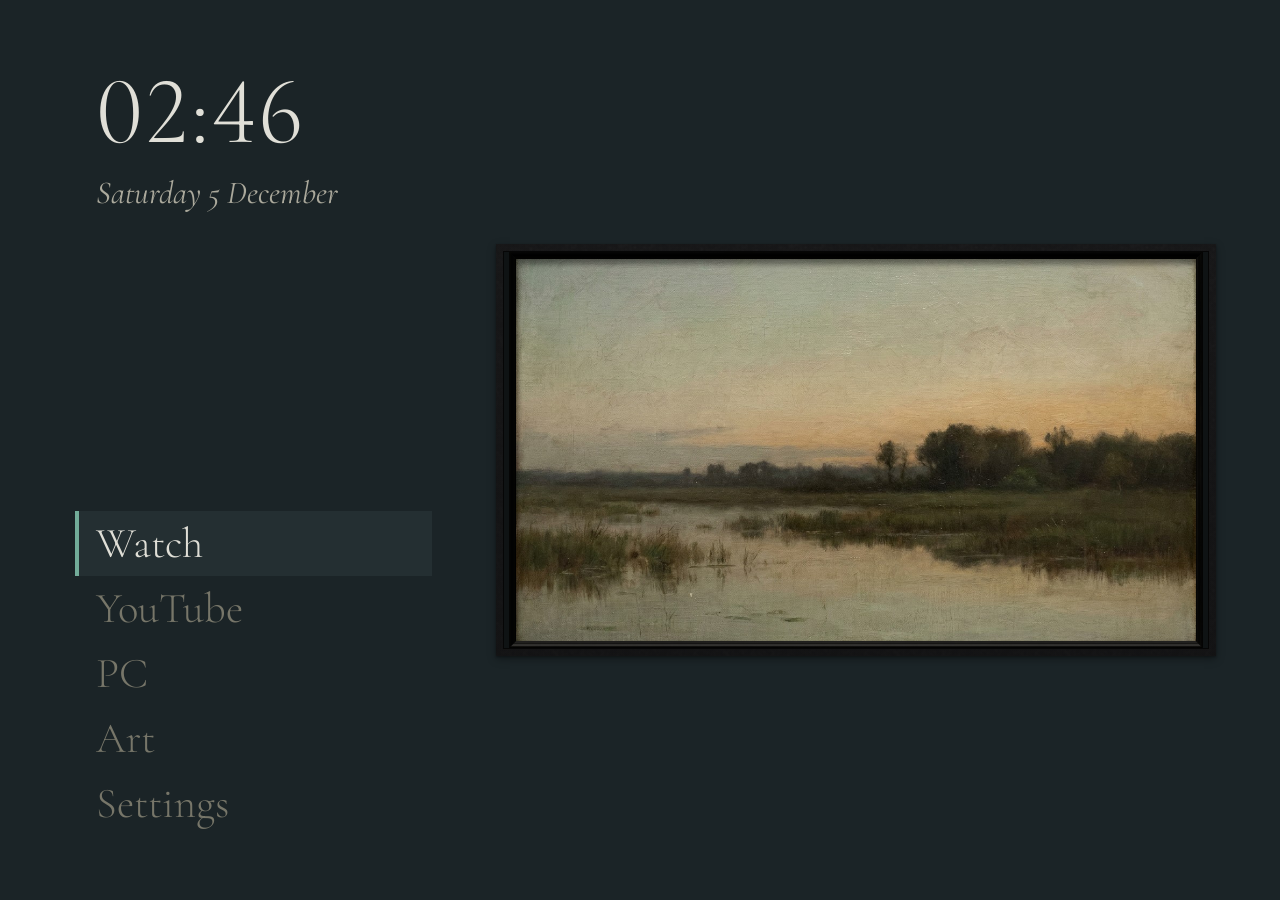
<file: design/handoff-16x9/framed/index.html>
<!DOCTYPE html>
<html lang="en" data-theme="mhach">
<head>
  <meta charset="utf-8">
  <title>framed</title>
  <meta name="viewport" content="width=1920, user-scalable=no">
  <meta name="description" content="framed — launcher + art mode for a Samsung Frame TV">
  <link rel="icon" href="assets/icon.png">
  <link rel="stylesheet" href="css/theme.css">
  <link rel="stylesheet" href="css/app.css">
  <link rel="stylesheet" href="css/frames.css">
</head>
<body>
  <div id="app" class="app">

    <!-- ============ LAUNCHER ============ -->
    <section id="screen-launcher" class="screen screen--launcher" data-screen="launcher" hidden>
      <div class="home">
        <div class="home__side">
          <header class="mast mast--home">
            <div class="mast__clock" id="mast-clock" aria-live="off">--:--</div>
            <div class="mast__date" id="mast-date"></div>
          </header>

          <div class="tiles" id="tiles" role="menu" aria-label="Apps">
            <button class="tile" data-focusable data-app="media" data-kind="screen" role="menuitem" tabindex="-1">
              <span class="tile__label">Watch</span>
            </button>
            <button class="tile" data-focusable data-app="youtube" data-kind="external" role="menuitem" tabindex="-1">
              <span class="tile__label">YouTube</span>
            </button>
            <!-- PC: launches the Moonlight app; the real bridge maps "moonlight" to its Tizen app id -->
            <button class="tile" data-focusable data-app="moonlight" data-kind="external" role="menuitem" tabindex="-1">
              <span class="tile__label">PC</span>
            </button>
            <button class="tile" data-focusable data-app="art" data-kind="screen" role="menuitem" tabindex="-1">
              <span class="tile__label">Art</span>
            </button>
            <button class="tile" data-focusable data-app="settings" data-kind="screen" role="menuitem" tabindex="-1">
              <span class="tile__label">Settings</span>
            </button>
          </div>
        </div>

        <!-- live miniature of the Art screen: the current picture and frame -->
        <div class="home__art" id="home-art" aria-hidden="true">
          <div class="art-stage home__stage" id="home-stage">
            <div class="art-frame" id="home-frame">
              <span class="side side--t mount"></span>
              <span class="side side--l mount"></span>
              <span class="side side--r mount"></span>
              <span class="side side--b mount"></span>
              <span class="side side--t mould"></span>
              <span class="side side--l mould"></span>
              <span class="side side--r mould"></span>
              <span class="side side--b mould"></span>
              <div class="art-image" id="home-image"></div>
            </div>
          </div>
        </div>
      </div>
    </section>

    <!-- ============ ART ============ -->
    <section id="screen-art" class="screen screen--art" data-screen="art" hidden>
      <div class="art-stage" id="art-stage">
        <div class="art-frame" id="art-frame">
          <span class="side side--t mount"></span>
          <span class="side side--l mount"></span>
          <span class="side side--r mount"></span>
          <span class="side side--b mount"></span>
          <span class="side side--t mould"></span>
          <span class="side side--l mould"></span>
          <span class="side side--r mould"></span>
          <span class="side side--b mould"></span>
          <div class="art-image" id="art-image" role="img" aria-label="Artwork">
            <!-- two layers so the slideshow can cross-fade -->
            <div class="art-layer" id="art-layer-a" data-active="true"></div>
            <div class="art-layer" id="art-layer-b" data-active="false"></div>
          </div>
        </div>
      </div>
      <!-- corner affordance: the only focusable on the stage while the panel is closed -->
      <button class="art-corner" id="art-corner" data-focusable tabindex="-1" aria-label="Art settings (S)">
        <span class="art-corner__hint">Adjust</span>
      </button>

      <aside class="panel" id="art-panel" aria-label="Art settings" hidden>
        <div class="panel__body">
          <div class="pictures" id="art-pictures" aria-label="Pictures"></div>
          <div id="art-controls"></div>
        </div>
      </aside>
    </section>

    <!-- ============ MEDIA: BROWSE ============ -->
    <section id="screen-media" class="screen screen--media" data-screen="media" hidden>
      <header class="mast mast--tight">
        <span class="mast__word">Watch</span>
      </header>

      <div class="media-browse">
        <div class="media-cats" id="media-cats"></div>
        <div class="status media-status" id="media-status" aria-live="polite"></div>
        <div class="media-grid" id="media-grid"></div>
      </div>
    </section>

    <!-- ============ MEDIA: DETAIL ============ -->
    <section id="screen-media-item" class="screen screen--media-item" data-screen="media-item" hidden>
      <span id="md-crumb" hidden></span>
      <div class="media-detail">
        <div class="media-detail__poster" id="md-poster" role="img" aria-label="Poster"></div>
        <div class="media-detail__info">
          <h2 class="media-detail__title" id="md-title"></h2>
          <div class="media-detail__meta" id="md-meta"></div>
          <p class="media-detail__desc" id="md-desc"></p>
          <h3 class="media-detail__streams-head">Streams</h3>
          <div class="media-streams" id="md-streams"></div>
          <div class="status" id="md-status" aria-live="polite"></div>
        </div>
      </div>
    </section>

    <!-- ============ MEDIA: PLAYBACK ============ -->
    <section id="screen-media-play" class="screen screen--media-play" data-screen="media-play" hidden>
      <div class="media-player" id="mp-surface" data-focusable tabindex="-1" role="button" aria-label="Play or pause">
        <video class="media-player__video" id="mp-video" playsinline></video>
        <div class="media-player__status" id="mp-status" aria-live="polite"></div>
      </div>
    </section>

    <!-- ============ SETTINGS ============ -->
    <section id="screen-settings" class="screen screen--settings" data-screen="settings" hidden>
      <header class="mast">
        <span class="mast__word">Settings</span>
      </header>

      <div class="settings">
        <div class="settings__col">
          <div id="settings-brightness"></div>
          <div id="settings-floor"></div>
          <div class="floor-preview" id="floor-swatch" aria-hidden="true"></div>
        </div>
        <div class="settings__col">
          <div id="settings-slideshow"></div>
          <div id="settings-home"></div>
          <div id="settings-theme"></div>
        </div>
      </div>

      <div class="about">framed 0.1.0 · <span id="about-bridge">—</span> · <span id="about-library">—</span></div>
    </section>

    <div class="toast" id="toast" role="status" aria-live="polite" hidden></div>
  </div>

  <!-- order matters: no modules (file:// must work), each file attaches to window.framed -->
  <script src="js/bridge.js"></script>
  <script src="js/store.js"></script>
  <script src="js/toast.js"></script>
  <script src="js/library.js"></script>   <!-- image source seam: swap this file to change where pictures come from -->
  <script src="js/slideshow.js"></script>
  <script src="js/controls.js"></script>
  <script src="js/nav.js"></script>
  <script src="js/router.js"></script>
  <script src="js/screens/launcher.js"></script>
  <script src="js/screens/art.js"></script>
  <script src="js/media.js"></script>     <!-- media source seam: Stremio addon protocol client + config block -->
  <script src="js/screens/media.js"></script>
  <script src="js/screens/media-item.js"></script>
  <script src="js/screens/media-play.js"></script>
  <script src="js/screens/settings.js"></script>
  <script src="js/app.js"></script>
</body>
</html>
</file>
<file: design/handoff-16x9/framed/css/theme.css>
/* =====================================================================================
 * framed — THEME: Mhach (the Saltmoor Pyramid), ultima Visual Language Canon §5.3.
 *
 * The only file where colour, type, line weight, radius, motion and space are decided.
 * css/app.css consumes these roles and holds no visual literals.
 * 1rem = 10 logical px on the 1920×1080 canvas. 10-foot floor: no text under 2.8rem.
 * ===================================================================================== */

@font-face { font-family: "Cormorant Garamond"; font-style: normal; font-weight: 300; font-display: block; src: url("../assets/fonts/cormorant-garamond-latin-300-normal.woff2") format("woff2"); }
@font-face { font-family: "Cormorant Garamond"; font-style: normal; font-weight: 400; font-display: block; src: url("../assets/fonts/cormorant-garamond-latin-400-normal.woff2") format("woff2"); }
@font-face { font-family: "Cormorant Garamond"; font-style: normal; font-weight: 500; font-display: block; src: url("../assets/fonts/cormorant-garamond-latin-500-normal.woff2") format("woff2"); }
@font-face { font-family: "Cormorant Garamond"; font-style: italic; font-weight: 400; font-display: block; src: url("../assets/fonts/cormorant-garamond-latin-400-italic.woff2") format("woff2"); }
@font-face { font-family: "EB Garamond"; font-style: normal; font-weight: 400; font-display: block; src: url("../assets/fonts/eb-garamond-latin-400-normal.woff2") format("woff2"); }
@font-face { font-family: "EB Garamond"; font-style: normal; font-weight: 500; font-display: block; src: url("../assets/fonts/eb-garamond-latin-500-normal.woff2") format("woff2"); }
@font-face { font-family: "EB Garamond"; font-style: italic; font-weight: 400; font-display: block; src: url("../assets/fonts/eb-garamond-latin-400-italic.woff2") format("woff2"); }

:root,
html[data-theme="mhach"] {
  /* ---- surfaces: waterlogged stone ---- */
  --fr-color-bg: #1B2427;              /* surface-base */
  --fr-color-surface: #242F32;         /* surface-raised */
  --fr-color-surface-raised: #242F32;  /* focused row / tile ground */
  --fr-color-surface-sunken: #12191C;  /* standing water, behind the matte */

  /* ---- ink: bone-pale ---- */
  --fr-color-text: #E0DFD7;
  --fr-color-text-muted: #ABA99C;
  --fr-color-text-faint: #777669;

  /* ---- lines ---- */
  --fr-color-border: #344246;
  --fr-color-border-strong: #4A5D64;
  --fr-border-width: 1px;

  /* ---- states ----
   * focus = charge (presence: where the cursor is). selected = seal (what is committed).
   * breach only for refusals. Nothing else carries colour. */
  --fr-color-focus: #72AC99;           /* charge */
  --fr-color-focus-text: #9CC9BA;      /* charge, text-safe */
  --fr-color-selected: #8143AD;        /* seal */
  --fr-color-selected-text: #C7A3E0;   /* seal, text-safe */
  --fr-color-disabled: #4A5D64;
  --fr-color-error: #A83841;           /* breach */
  --fr-color-ok: #72AC99;
  --fr-color-info: #4A5D64;
  --fr-focus-ring-width: 0.4rem;
  --fr-focus-bar: 0.6rem;              /* the charge bar on a focused tile / row */
  --fr-focus-scale: 1;                 /* Mhach does not grow; it is already exact */
  --fr-focus-gap: 0.8rem;              /* poster cursor: a charge rule held off the image, like a frame's reveal */
  --fr-color-focus-dim: #536E65;       /* charge-dim: the cursor on something that can't be acted on */
  --fr-recede: 0.55;                   /* the rest of a poster wall while one poster has the cursor */

  /* ---- art frame tones (read by js/screens/art.js) ---- */
  --fr-frame-dark: #12191C;
  --fr-frame-light: #E0DFD7;
  --fr-recess: rgba(0, 0, 0, 0.3);     /* shadow-box set-back band: a crisp step, never a blur */
  --fr-label-meta-opacity: 0.72;
  --fr-floor-black: #000;              /* the floor preview dims toward true black */

  /* ---- typography: serifs only, inverted weight (large runs light) ---- */
  --fr-font-display: "Cormorant Garamond", "EB Garamond", Georgia, serif;
  --fr-font-family: "EB Garamond", Georgia, serif;
  --fr-font-size-body: 2.8rem;
  --fr-font-size-label: 3.2rem;        /* control names, values */
  --fr-font-size-tile: 6.4rem;         /* launcher words */
  --fr-font-size-heading: 4.8rem;
  --fr-font-size-title: 7.2rem;        /* screen title */
  --fr-font-size-display: 14.4rem;     /* launcher clock */
  --fr-font-weight-display: 300;
  --fr-font-weight-heading: 300;
  --fr-font-weight-label: 400;
  --fr-font-weight-strong: 500;
  --fr-line-height: 1.4;
  --fr-letter-spacing-label: 0.02em;

  /* ---- space: canon §3.1 (4px base, ×1.5), doubled for the 10-foot canvas ---- */
  --fr-space-1: 0.8rem;
  --fr-space-2: 1.2rem;
  --fr-space-3: 1.6rem;
  --fr-space-4: 2.4rem;
  --fr-space-5: 3.2rem;
  --fr-space-6: 4.8rem;
  --fr-space-7: 7.2rem;
  --fr-space-8: 9.6rem;
  --fr-space-9: 14.4rem;
  --fr-gutter: 14.4rem;                /* screen side margin */
  --fr-panel-width: 72rem;
  --fr-home-art-width: 108rem;         /* launcher miniature of the Art screen (16:9) */
  /* The black that disappears into the TV's own bezel (sRGB level 5, found with the bezel test card;
   * tools/slim_frames.py BEZEL_BLACK renders the frames' flat face at the same level) */
  --fr-bezel-black: rgb(5, 5, 5);
  /* The Frame 2024 (55" LS03D) body and bezel in mm, for the home miniature's TV frame */
  --fr-tv-body-w: 1236.98;
  --fr-tv-body-h: 708.66;
  --fr-tv-bezel-side: 14.14;
  --fr-tv-bezel-tb: 14.38;
  --fr-home-art-recede: 0.45;          /* how far it dims while another app is focused */

  /* ---- shape & motion: the pyramid does not forgive curves; motion cuts ---- */
  --fr-radius: 0;
  --fr-motion: 60ms ease-out;
  --fr-motion-reveal: 110ms ease-out;
  --fr-motion-art: 900ms ease-in-out;  /* slideshow dissolve: the one slow thing, because it is the art */
  --fr-shadow-panel: none;             /* canon §2.5: no drop shadows */
  --fr-shadow-toast: none;
}
</file>
<file: design/handoff-16x9/framed/css/app.css>
/*
 * framed — LAYOUT & MECHANICS ONLY.
 * No colour, font, radius, motion or spacing literals live here; everything resolves through
 * css/theme.css. If you need a new visual decision, add a token there and reference it here.
 *
 * Authoring canvas: 1920×1080 logical (Tizen renders web apps at 1080p logical and the panel
 * upscales to 4K). 1rem = 100vw/192 = 10px at 1920 wide.
 */
html { font-size: calc(100vw / 192); background: var(--fr-color-bg); }
html, body { margin: 0; padding: 0; height: 100%; overflow: hidden; }
body {
  font-family: var(--fr-font-family);
  font-size: var(--fr-font-size-body);
  line-height: var(--fr-line-height);
  color: var(--fr-color-text);
  background: var(--fr-color-bg);
  -webkit-font-smoothing: antialiased;
  cursor: none;                       /* TV: no pointer. Shown again while a pointer actually moves. */
}
body.has-pointer { cursor: default; }
*, *::before, *::after { box-sizing: border-box; }
button { font: inherit; color: inherit; background: none; border: 0; padding: 0; margin: 0; text-align: inherit; cursor: inherit; }
button:focus, [data-focusable]:focus { outline: none; }  /* focus is drawn explicitly below, never left to UA defaults */
[hidden] { display: none !important; }

.app { position: relative; width: 100%; height: 100%; }
.screen { position: absolute; top: 0; right: 0; bottom: 0; left: 0; display: flex; flex-direction: column; }

/* ---------- masthead ---------- */
.mast { padding: var(--fr-space-8) var(--fr-gutter) 0; }
.mast__clock {
  font-family: var(--fr-font-display); font-size: var(--fr-font-size-display); font-weight: var(--fr-font-weight-display);
  line-height: 1; font-variant-numeric: lining-nums tabular-nums;
}
.mast__word {
  font-family: var(--fr-font-display); font-size: var(--fr-font-size-title); font-weight: var(--fr-font-weight-display);
  line-height: 1;
}

/* ---------- launcher: time and the app index on the left, the art hanging on the right ---------- */
.home {
  flex: 1; display: grid; grid-template-columns: 1fr var(--fr-home-art-width); gap: var(--fr-space-8);
  align-items: center; padding: var(--fr-space-8) var(--fr-space-8) var(--fr-space-8) var(--fr-gutter);
}
.home__side { display: flex; flex-direction: column; justify-content: space-between; align-self: stretch; }
.mast--home { padding: 0; }
.mast__date {
  margin-top: var(--fr-space-3);
  font-family: var(--fr-font-display); font-style: italic; font-size: var(--fr-font-size-heading); font-weight: var(--fr-font-weight-label);
  color: var(--fr-color-text-muted);
}
.tiles { display: flex; flex-direction: column; margin-left: calc(var(--fr-space-5) * -1); }
.tile {
  position: relative; display: block; padding: var(--fr-space-2) var(--fr-space-5);
  color: var(--fr-color-text-faint);
  border-radius: var(--fr-radius);
  transition: background-color var(--fr-motion), color var(--fr-motion), box-shadow var(--fr-motion);
}
.tile__label {
  font-family: var(--fr-font-display); font-size: var(--fr-font-size-tile); font-weight: var(--fr-font-weight-display);
  line-height: 1.15;
}
.tile:focus, .tile.is-focused {
  color: var(--fr-color-text);
  background: var(--fr-color-surface-raised);
  box-shadow: inset var(--fr-focus-bar) 0 0 0 var(--fr-color-focus);
}

/* the miniature: a 16:9 copy of the Art screen; it recedes until Art is the focused app */
.home__art { position: relative; width: var(--fr-home-art-width); height: calc(var(--fr-home-art-width) * 9 / 16); }
.home__stage { position: absolute; }
.home__art::after {
  content: ""; position: absolute; top: 0; right: 0; bottom: 0; left: 0; pointer-events: none;
  background: var(--fr-color-bg); opacity: var(--fr-home-art-recede);
  transition: opacity var(--fr-motion-reveal);
}
.home__art.is-lit::after { opacity: 0; }

/* ---------- controls (shared by Art panel + Settings): one focusable row each ---------- */
.control {
  position: relative;
  display: grid; grid-template-columns: 1fr auto; grid-template-areas: "name value" "track track";
  gap: var(--fr-space-3) var(--fr-space-4); padding: var(--fr-space-4) var(--fr-space-5); margin: 0 calc(var(--fr-space-5) * -1);
  border-radius: var(--fr-radius);
  transition: background-color var(--fr-motion), box-shadow var(--fr-motion);
}
.control__name { grid-area: name; font-size: var(--fr-font-size-label); letter-spacing: var(--fr-letter-spacing-label); color: var(--fr-color-text-muted); }
.control__value {
  grid-area: value; font-family: var(--fr-font-display); font-size: var(--fr-font-size-label); font-weight: var(--fr-font-weight-strong);
  font-variant-numeric: lining-nums tabular-nums;
}
.control__track { grid-area: track; }
.control__help { display: none; }
.control--choice .control__value, .control--action .control__value { display: none; }
.control:focus, .control.is-focused {
  background: var(--fr-color-surface-raised);
  box-shadow: inset var(--fr-focus-bar) 0 0 0 var(--fr-color-focus);
}
.control:focus .control__name, .control.is-focused .control__name { color: var(--fr-color-text); }

/* range: hairline track, fill, upright thumb */
.range { position: relative; height: 0.2rem; margin: var(--fr-space-3) 0 var(--fr-space-2); background: var(--fr-color-border-strong); }
.range__fill { position: absolute; left: 0; top: 0; bottom: 0; background: var(--fr-color-text-faint); }
.range__thumb { position: absolute; top: 50%; width: 0.6rem; height: 3.2rem; margin-left: -0.3rem; transform: translateY(-50%); background: var(--fr-color-text-muted); }
.control:focus .range__fill, .control.is-focused .range__fill { background: var(--fr-color-focus); }
.control:focus .range__thumb, .control.is-focused .range__thumb { background: var(--fr-color-text); }

/* choice: words; the committed one is ink with a seal bar beneath */
.choice { display: flex; flex-wrap: wrap; gap: var(--fr-space-2) var(--fr-space-6); }
.choice__opt { font-size: var(--fr-font-size-label); padding-bottom: var(--fr-space-1); color: var(--fr-color-text-faint); }
.choice__opt[data-selected="true"] { color: var(--fr-color-text); box-shadow: inset 0 -0.3rem 0 0 var(--fr-color-selected); }
.choice__opt[data-disabled="true"] { color: var(--fr-color-disabled); }

/* swatches: colour squares; the committed one carries a seal outline */
.swatches { display: flex; flex-wrap: wrap; gap: var(--fr-space-4); padding: var(--fr-space-1) 0; }
.swatch { width: 6.4rem; height: 6.4rem; border: var(--fr-border-width) solid var(--fr-color-border-strong); border-radius: var(--fr-radius); }
.swatch[data-selected="true"] { outline: 0.4rem solid var(--fr-color-selected); outline-offset: 0.4rem; }
.swatch--custom { position: relative; }
.swatch--custom::after {
  content: "+"; position: absolute; top: 0; right: 0; bottom: 0; left: 0; display: flex; align-items: center; justify-content: center;
  font-family: var(--fr-font-display); font-weight: var(--fr-font-weight-display); font-size: var(--fr-font-size-heading); color: var(--fr-color-text-muted);
}

/* ---------- art settings panel (right-hand drawer, focus-trapped while open) ---------- */
.panel {
  position: absolute; top: 0; right: 0; bottom: 0; width: var(--fr-panel-width);
  display: flex; flex-direction: column;
  background: var(--fr-color-bg);
  box-shadow: var(--fr-shadow-panel);
}
.panel__body { flex: 1; overflow-y: auto; padding: var(--fr-space-7) var(--fr-space-7); scrollbar-width: none; }
.panel__body::-webkit-scrollbar { display: none; }

/* ---------- art stage: frame + image ----------
 * No mat: the 16:9 picture fills the screen inside a thin frame that hugs it (art.js dress()), so the
 * whole TV reads as one picture frame. The stage is the TV bezel's black: it shows for the few mm at the
 * sides of a framed picture, continuing the frame's flat black face, and while a picture loads. */
.screen--art { background: var(--fr-bezel-black); }
.art-stage {
  --u: 1vmin; --mw: 0px; --fw: 0px;      /* mount / moulding geometry (JS, see css/frames.css) */
  position: absolute; top: 0; right: 0; bottom: 0; left: 0;
  background: var(--fr-bezel-black);
  display: flex; align-items: center; justify-content: center;
}
.screen--art.panel-open .art-stage { right: var(--fr-panel-width); }
.art-frame { position: relative; flex: none; width: 100%; height: 100%; }
.art-image { position: absolute; top: 0; right: 0; bottom: 0; left: 0; background-repeat: no-repeat; background-position: center; background-size: cover; }
/* slideshow cross-fade: two stacked layers; JS paints the next picture on the inactive one, then
 * flips data-active. A slow dissolve, as a gallery lights a new work. */
.art-layer {
  position: absolute; top: 0; right: 0; bottom: 0; left: 0;
  background-repeat: no-repeat; background-position: center; background-size: cover;
  opacity: 0; transition: opacity var(--fr-motion-art);
}
.art-layer[data-active="true"] { opacity: 1; }

/* picture grid at the top of the Art panel: thumbnails cropped exactly as the screen shows them.
 * The one on the wall carries the seal bar beneath (like a committed choice); the cursor is the
 * focus ring. OK hangs the focused picture. */
.pictures {
  display: grid; grid-template-columns: repeat(3, 1fr); gap: var(--fr-space-4);
  margin-bottom: var(--fr-space-6);
}
.pick { position: relative; display: block; padding: 0; padding-top: 56.25%; background: var(--fr-color-surface); }  /* 16:9, the screen's shape */
.pick__img {
  position: absolute; top: 0; left: 0; width: 100%; height: 100%; object-fit: cover; display: block;
  outline: var(--fr-focus-ring-width) solid transparent; outline-offset: var(--fr-focus-gap);
  transition: outline-color var(--fr-motion);
}
.pick[aria-current="true"] { box-shadow: 0 0.6rem 0 0 var(--fr-color-selected); }
.pick:focus .pick__img, .pick.is-focused .pick__img { outline-color: var(--fr-color-focus); }

/* corner affordance: the only focusable on the stage while the panel is closed.
 * Fully hidden while art is shown; any d-pad key reveals it (.show-chrome) already focused,
 * so the cursor appears the moment you reach for it. */
.art-corner {
  position: absolute; right: var(--fr-space-5); bottom: var(--fr-space-5);
  min-width: 4.8rem; min-height: 4.8rem; padding: var(--fr-space-2) var(--fr-space-4);
  color: var(--fr-color-text); background: var(--fr-color-bg); border-radius: var(--fr-radius);
  opacity: 0;
  transition: opacity var(--fr-motion);
}
.art-corner__hint { font-size: var(--fr-font-size-label); display: none; }
.art-corner:hover, .screen--art.show-chrome .art-corner { opacity: 0.6; }
.screen--art.show-chrome .art-corner:focus, .screen--art.show-chrome .art-corner.is-focused, .art-corner:hover:focus {
  opacity: 1; box-shadow: inset 0 calc(var(--fr-focus-bar) * -1) 0 0 var(--fr-color-focus);
}
.screen--art.show-chrome .art-corner:focus .art-corner__hint, .screen--art.show-chrome .art-corner.is-focused .art-corner__hint { display: inline; }
.screen--art.panel-open .art-corner { display: none; }

/* ---------- settings: panel and art on the left, slideshow and theme on the right ---------- */
.settings {
  flex: 1; display: grid; grid-template-columns: 1fr 1fr; gap: var(--fr-space-9);
  align-items: start; padding: var(--fr-space-7) var(--fr-gutter) 0;
}
.settings__col .control { margin-bottom: var(--fr-space-3); }
.floor-preview { position: relative; width: 48rem; height: 27rem; margin-top: var(--fr-space-3); background: url("../assets/art/marsh.jpg") center / cover no-repeat; }
.floor-preview::after { content: ""; position: absolute; top: 0; right: 0; bottom: 0; left: 0; background: var(--fr-floor-black); opacity: var(--floor-dim, 0.9); }
.about { padding: 0 var(--fr-gutter) var(--fr-space-7); color: var(--fr-color-text-faint); }

/* ---------- toast ---------- */
.toast {
  position: absolute; left: 50%; bottom: var(--fr-space-9); transform: translateX(-50%); z-index: 10;
  padding: var(--fr-space-3) var(--fr-space-5);
  background: var(--fr-color-surface-raised); color: var(--fr-color-text);
  box-shadow: inset var(--fr-focus-bar) 0 0 0 var(--fr-color-info);
  border-radius: var(--fr-radius);
}
.toast[data-tone="ok"] { box-shadow: inset var(--fr-focus-bar) 0 0 0 var(--fr-color-ok); }
.toast[data-tone="error"] { box-shadow: inset var(--fr-focus-bar) 0 0 0 var(--fr-color-error); }

/* ---------- quiet status line (loading, empty, refusals) ---------- */
.status { margin-top: var(--fr-space-3); font-family: var(--fr-font-display); font-style: italic; font-size: var(--fr-font-size-label); color: var(--fr-color-text-muted); }
.status:empty { display: none; }

/* ---------- media: browse ----------
 * Title, then the catalog tabs on the left (so ▾ lands on the first poster), then posters six
 * across with no card chrome. The focused poster takes a charge rule held off its edge like a
 * frame's reveal; the rest of the wall dims slightly while the grid has the cursor. */
.mast--tight { padding-top: var(--fr-space-7); }
.media-cats { display: inline-block; min-width: 48rem; max-width: 100%; }
.media-cats .control { grid-template-areas: "track track"; padding-top: var(--fr-space-2); padding-bottom: var(--fr-space-2); }
.media-cats .control__name { display: none; }
.media-browse { flex: 1; overflow-y: auto; padding: var(--fr-space-4) var(--fr-gutter) var(--fr-space-8); scrollbar-width: none; }
.media-browse::-webkit-scrollbar { display: none; }
.media-status { margin-top: 0; }
.media-grid { margin-top: var(--fr-space-5); }
.media-grid { display: grid; grid-template-columns: repeat(6, 1fr); gap: var(--fr-space-6) var(--fr-space-5); }
.media-card {
  display: flex; flex-direction: column; padding: 0; text-align: left; min-width: 0;
  transition: opacity var(--fr-motion);
}
.media-card__poster {
  width: 100%; padding-top: 150%;            /* 2:3 */
  background: var(--fr-color-surface) center / cover no-repeat;
  outline: var(--fr-focus-ring-width) solid transparent; outline-offset: var(--fr-focus-gap);
  transition: outline-color var(--fr-motion);
}
.media-card__title {
  margin-top: var(--fr-space-3); font-size: var(--fr-font-size-body); line-height: 1.2; color: var(--fr-color-text-muted);
  overflow: hidden; display: -webkit-box; -webkit-line-clamp: 2; -webkit-box-orient: vertical;
}
.media-card__sub { font-family: var(--fr-font-display); font-style: italic; font-size: var(--fr-font-size-body); color: var(--fr-color-text-faint); }
.media-grid:focus-within .media-card { opacity: var(--fr-recede); }
.media-grid .media-card:focus, .media-grid .media-card.is-focused { opacity: 1; }
.media-card:focus .media-card__poster, .media-card.is-focused .media-card__poster { outline-color: var(--fr-color-focus); }
.media-card:focus .media-card__title, .media-card.is-focused .media-card__title { color: var(--fr-color-text); }

/* ---------- media: detail ---------- */
.media-detail {
  flex: 1; overflow-y: auto; scrollbar-width: none;
  display: flex; gap: var(--fr-space-8); padding: var(--fr-space-8) var(--fr-gutter); align-items: flex-start;
}
.media-detail::-webkit-scrollbar { display: none; }
.media-detail__poster { flex: none; width: 43.2rem; height: 64.8rem; background: var(--fr-color-surface) center / cover no-repeat; }
.media-detail__info { flex: 1; min-width: 0; }
.media-detail__title {
  margin: 0; font-family: var(--fr-font-display); font-size: var(--fr-font-size-title); font-weight: var(--fr-font-weight-display); line-height: 1.05;
}
.media-detail__meta { margin-top: var(--fr-space-3); font-family: var(--fr-font-display); font-style: italic; font-size: var(--fr-font-size-label); color: var(--fr-color-text-muted); }
.media-detail__desc {
  margin: var(--fr-space-5) 0 0; max-width: 96rem; color: var(--fr-color-text-muted);
  overflow: hidden; display: -webkit-box; -webkit-line-clamp: 5; -webkit-box-orient: vertical;
}
.media-detail__streams-head { display: none; }
.media-streams { margin-top: var(--fr-space-6); max-width: 112rem; }
.media-stream {
  display: flex; flex-direction: column; gap: var(--fr-space-1); width: 100%; text-align: left;
  padding: var(--fr-space-3) var(--fr-space-5); margin: 0 calc(var(--fr-space-5) * -1);
  border-radius: var(--fr-radius);
  transition: background-color var(--fr-motion), box-shadow var(--fr-motion);
}
.media-stream__name { font-size: var(--fr-font-size-label); color: var(--fr-color-text-muted); }
.media-stream__sub { font-family: var(--fr-font-display); font-style: italic; font-size: var(--fr-font-size-body); color: var(--fr-color-text-faint); }
.media-stream:focus, .media-stream.is-focused { background: var(--fr-color-surface-raised); box-shadow: inset var(--fr-focus-bar) 0 0 0 var(--fr-color-focus); }
.media-stream:focus .media-stream__name, .media-stream.is-focused .media-stream__name { color: var(--fr-color-text); }
/* not playable: struck through, still reachable (OK gives the refusal), cursor drawn dimmer */
.media-stream--dead .media-stream__name,
.media-stream--dead:focus .media-stream__name, .media-stream--dead.is-focused .media-stream__name {
  color: var(--fr-color-disabled); text-decoration: line-through;
}
.media-stream--dead .media-stream__sub { color: var(--fr-color-disabled); }
.media-stream--dead:focus, .media-stream--dead.is-focused { box-shadow: inset var(--fr-focus-bar) 0 0 0 var(--fr-color-focus-dim); }

/* ---------- media: playback ----------
 * Nothing over the picture. The surface is the only focusable, so its cursor is a charge rule
 * along the bottom edge that shows on arrival and then gets out of the way. */
.media-player { position: relative; flex: 1; background: var(--fr-color-surface-sunken); }
.media-player__video { position: absolute; top: 0; right: 0; bottom: 0; left: 0; width: 100%; height: 100%; background: var(--fr-color-surface-sunken); }
.media-player::after {
  content: ""; position: absolute; left: 0; right: 0; bottom: 0; height: var(--fr-focus-bar);
  background: var(--fr-color-focus); opacity: 0; pointer-events: none;
}
.media-player:focus::after, .media-player.is-focused::after { -webkit-animation: fr-arrive 3s ease-out both; animation: fr-arrive 3s ease-out both; }
@-webkit-keyframes fr-arrive { 0% { opacity: 0; } 4% { opacity: 1; } 70% { opacity: 1; } 100% { opacity: 0; } }
@keyframes fr-arrive { 0% { opacity: 0; } 4% { opacity: 1; } 70% { opacity: 1; } 100% { opacity: 0; } }
.media-player__status {
  position: absolute; left: 50%; bottom: var(--fr-space-9); transform: translateX(-50%);
  padding: var(--fr-space-3) var(--fr-space-5);
  font-family: var(--fr-font-display); font-style: italic; font-size: var(--fr-font-size-label);
  color: var(--fr-color-text); background: var(--fr-color-surface-raised);
  box-shadow: inset var(--fr-focus-bar) 0 0 0 var(--fr-color-info);
  border-radius: var(--fr-radius);
}
.media-player__status:empty { display: none; }
</file>
<file: design/handoff-16x9/framed/css/frames.css>
/*
 * framed — physical rendering of picture frames on the Art screen.
 *
 * These are material constants of real objects (satin black lacquer, gilding), not
 * interface decisions, so they live here rather than in the theme. The canon's no-shadow law governs
 * the UI; a framed picture on a wall is lit and casts shadows, and pretending otherwise looks flat.
 *
 * The goal is a TV that passes for a framed painting, so the frame is drawn like a real one:
 *   - The frame is thin and continues the TV's own 14 mm black bezel: its flat face is the bezel's
 *     black, then a lit step down to the picture. It hugs the 16:9 picture, the same width all round,
 *     so it meets the screen's edge at the top and bottom; the few mm left at the sides are bezel black.
 *   - Mouldings and liners are bitmaps rendered offline by tools/gen_frames.py from real
 *     cross-sections (normals, a soft key from above-left, the room, self-shadowing, satin black,
 *     burnished/matte gilding), one strip per side because each rail is lit differently.
 *     CSS only places the four mitred strips; there are no CSS gradients on the frame (they band).
 *   - Real widths: mouldings are sized in mm against the 55" Frame's 1208.7 x 679.9 mm screen.
 *   - The light comes from above and to one side (data-light: the side the room's window is on).
 *     The frame shades whatever sits inside it (mat, liner, picture), most at the top.
 *
 * The stage provides (set by js/screens/art.js):
 *   --u   one hundredth of the stage's shorter edge, in px (so the miniature scales exactly)
 *   --mm  px per real millimetre (the stage's short edge is 679.9 mm)
 *   --mw  liner width (mount)                --fw  moulding width
 *   --ft --fr --fb --fl  distance from the picture's edge to the moulding's outer edge, per side
 *   --lx  1 when the light is on the left, -1 on the right (for shadows inside the un-mirrored image)
 * The frame box (.art-frame) is the picture itself; liner and moulding sit outside it.
 * Generated per design (end of file): --m-mm/--l-mm nominal width, --m-lip/--l-lip lip height, strips.
 */

/* ---------- the stage: the TV's (or the moulding's) opening, filled by the picture ----------
 *   ::after   with no moulding, the TV bezel's lip shadowing the picture's edges, strongest at the top */
.art-stage::after {
  content: ""; position: absolute; top: 0; right: 0; bottom: 0; left: 0; pointer-events: none;
}
.art-stage:not([data-framed="true"])::after {
  z-index: 4;
  box-shadow: inset 0 calc(var(--u) * 1.4) calc(var(--u) * 2.2) calc(var(--u) * -1.2) rgba(0, 0, 0, 0.22),
              inset 0 calc(var(--u) * -0.6) calc(var(--u) * 1.6) calc(var(--u) * -1.2) rgba(0, 0, 0, 0.08),
              inset 0 0 calc(var(--u) * 1.8) calc(var(--u) * -0.6) rgba(0, 0, 0, 0.10);
}
.art-stage .art-frame { z-index: 1; }

/* ---------- the four mitred sides, shared by liner (mount) and moulding ---------- */
.side { position: absolute; display: none; pointer-events: none; background-color: var(--fr-bezel-black); }
.side--t {
  top: calc(var(--o-t) * -1); left: calc(var(--o-l) * -1); right: calc(var(--o-r) * -1); height: var(--w);
  background-repeat: repeat-x; background-size: auto 100%;
  --tint-in: rgba(0, 0, 0, 0.16);
  -webkit-clip-path: polygon(0 0, 100% 0, calc(100% - var(--w)) 100%, var(--w) 100%);
  clip-path: polygon(0 0, 100% 0, calc(100% - var(--w)) 100%, var(--w) 100%);
}
.side--b {
  bottom: calc(var(--o-b) * -1); left: calc(var(--o-l) * -1); right: calc(var(--o-r) * -1); height: var(--w);
  background-repeat: repeat-x; background-size: auto 100%;
  --tint-in: rgba(255, 255, 255, 0.14);
  -webkit-clip-path: polygon(var(--w) 0, calc(100% - var(--w)) 0, 100% 100%, 0 100%);
  clip-path: polygon(var(--w) 0, calc(100% - var(--w)) 0, 100% 100%, 0 100%);
}
.side--l {
  left: calc(var(--o-l) * -1); top: calc(var(--o-t) * -1); bottom: calc(var(--o-b) * -1); width: var(--w);
  background-repeat: repeat-y; background-size: 100% auto;
  --tint-in: rgba(0, 0, 0, 0.08);
  -webkit-clip-path: polygon(0 0, 100% var(--w), 100% calc(100% - var(--w)), 0 100%);
  clip-path: polygon(0 0, 100% var(--w), 100% calc(100% - var(--w)), 0 100%);
}
.side--r {
  right: calc(var(--o-r) * -1); top: calc(var(--o-t) * -1); bottom: calc(var(--o-b) * -1); width: var(--w);
  background-repeat: repeat-y; background-size: 100% auto;
  --tint-in: rgba(255, 255, 255, 0.04);
  -webkit-clip-path: polygon(0 var(--w), 100% 0, 100% 100%, 0 calc(100% - var(--w)));
  clip-path: polygon(0 var(--w), 100% 0, 100% 100%, 0 calc(100% - var(--w)));
}
.mount { --o-t: var(--mw); --o-r: var(--mw); --o-b: var(--mw); --o-l: var(--mw); --w: var(--mw); z-index: 1; }
.mould { --o-t: var(--ft); --o-r: var(--fr); --o-b: var(--fb); --o-l: var(--fl); --w: var(--fw); z-index: 3; }
.art-image { z-index: 0; }
.art-image::after { content: ""; position: absolute; top: 0; right: 0; bottom: 0; left: 0; pointer-events: none; }

/* light from the right: mirror the whole frame, then un-mirror the picture */
.art-frame[data-light="right"], .art-frame[data-light="right"] .art-image { transform: scaleX(-1); }

/* ---------- liners: what sits between the picture and the moulding ---------- */
.art-frame[data-mount="goldline"] .mount { display: block; }
.art-frame[data-moulding]:not([data-moulding="none"])[data-mount="float"] .mount { display: block; }

/* the liner's sight edge stands a few mm proud of the picture and shades it, mostly from above */
.art-frame[data-mount="goldline"] .art-image::after {
  box-shadow: inset 0 0 0 1px rgba(0, 0, 0, 0.35),
              inset calc(var(--lx) * var(--mm) * var(--l-lip) * 0.6) calc(var(--mm) * var(--l-lip) * 1.4)
                    calc(var(--mm) * var(--l-lip) * 1.3) rgba(0, 0, 0, 0.38),
              inset 0 0 calc(var(--mm) * 2) rgba(0, 0, 0, 0.18);
}
/* floater: the canvas stands proud of the tray; its own edge is a crisp dark line */
.art-frame[data-mount="float"] .art-image::after { box-shadow: inset 0 0 0 1px rgba(0, 0, 0, 0.45); }


/* ---------- the moulding ---------- */
.art-frame[data-moulding]:not([data-moulding="none"]) .mould { display: block; }

/* The moulding's lip stands above everything inside it and, lit from above-left, throws a soft
 * shadow down and to the right across the top and left of the opening (mat, liner or picture),
 * plus the gentle occlusion found in any inside corner. Sized from the lip height in mm. */
.art-frame::after {
  content: ""; position: absolute; display: none; pointer-events: none; z-index: 2;
  top: calc((var(--ft) - var(--fw)) * -1); right: calc((var(--fr) - var(--fw)) * -1);
  bottom: calc((var(--fb) - var(--fw)) * -1); left: calc((var(--fl) - var(--fw)) * -1);
  box-shadow: inset calc(var(--mm) * var(--m-lip) * 0.7) calc(var(--mm) * var(--m-lip) * 1.6)
                    calc(var(--mm) * var(--m-lip) * 1.5) rgba(0, 0, 0, 0.40),
              inset 0 0 calc(var(--mm) * 4) rgba(0, 0, 0, 0.20);
}
.art-frame[data-moulding]:not([data-moulding="none"])::after { display: block; }

/* ---------- the TV itself (home miniature, optional) ----------
 * With "TV frame" on, the miniature is a Samsung The Frame (2024, LS03D) to scale, so the whole
 * set looks shrunk rather than the art cut down. Proportions are from Samsung's 55" figures:
 *   body 1236.98 x 708.66 mm, viewable 54.6" 16:9 = 1208.7 x 679.9 mm
 *   -> bezel 14.1 mm at the sides, 14.4 mm top and bottom (~1.2% of the width, even all round)
 * Finish: one flat, matte black face (no bevel, no mitre seams) with a faint powder-coat tooth,
 * a hair lighter at the top where the room light falls, and a fine dark lip at the screen.
 * The set mounts flush, so it casts only a small, close shadow. */
.home__art--tv {
  height: calc(var(--fr-home-art-width) * var(--fr-tv-body-h) / var(--fr-tv-body-w));
  border-style: solid; border-color: transparent;
  border-width: calc(var(--fr-home-art-width) * var(--fr-tv-bezel-tb) / var(--fr-tv-body-w))
                calc(var(--fr-home-art-width) * var(--fr-tv-bezel-side) / var(--fr-tv-body-w));
  /* a veil of the base black over the tooth keeps it to a barely-there satin grain */
  background:
    linear-gradient(rgba(21, 21, 22, 0.7), rgba(21, 21, 22, 0.7)),
    url("../assets/textures/mat.png"),
    linear-gradient(to bottom, #1D1D1E, #141415 55%, #101011);
  background-size: auto, 25.6rem 25.6rem, auto;
  background-origin: border-box; background-clip: border-box;
  background-blend-mode: normal, soft-light, normal;
  box-shadow: 0 0.4rem 1.2rem rgba(0, 0, 0, 0.35), 0 0.1rem 0.3rem rgba(0, 0, 0, 0.3);
}
.home__art--tv .home__stage { box-shadow: 0 0 0 1px #060606; }

/* ===== GENERATED by tools/gen_frames.py (do not edit by hand; edit the generator and re-run it) ===== */
/* --m-mm / --l-mm: nominal width in mm (read by js/screens/art.js);
 * --m-lip / --l-lip: height of the sight edge above what sits inside it, in mm (cast shadows). */
/* bezel: satin black, flush with the TV bezel */
.art-frame[data-moulding="bezel"] { --m-mm: 12; --m-lip: 6; }
.art-frame[data-moulding="bezel"] .mould.side--t { background-image: url("../assets/frames/bezel-t.jpg"); }
.art-frame[data-moulding="bezel"] .mould.side--b { background-image: url("../assets/frames/bezel-b.jpg"); }
.art-frame[data-moulding="bezel"] .mould.side--l { background-image: url("../assets/frames/bezel-l.jpg"); }
.art-frame[data-moulding="bezel"] .mould.side--r { background-image: url("../assets/frames/bezel-r.jpg"); }
/* bezelfloat: satin black, flush with the TV bezel */
.art-frame[data-moulding="bezelfloat"] { --m-mm: 6; --m-lip: 0; }
.art-frame[data-moulding="bezelfloat"] .mould.side--t { background-image: url("../assets/frames/bezelfloat-t.jpg"); }
.art-frame[data-moulding="bezelfloat"] .mould.side--b { background-image: url("../assets/frames/bezelfloat-b.jpg"); }
.art-frame[data-moulding="bezelfloat"] .mould.side--l { background-image: url("../assets/frames/bezelfloat-l.jpg"); }
.art-frame[data-moulding="bezelfloat"] .mould.side--r { background-image: url("../assets/frames/bezelfloat-r.jpg"); }
/* goldline: burnished gilt bead */
.art-frame[data-mount="goldline"] { --l-mm: 5; --l-lip: 3; }
.art-frame[data-mount="goldline"] .mount.side--t { background-image: url("../assets/frames/goldline-t.jpg"); }
.art-frame[data-mount="goldline"] .mount.side--b { background-image: url("../assets/frames/goldline-b.jpg"); }
.art-frame[data-mount="goldline"] .mount.side--l { background-image: url("../assets/frames/goldline-l.jpg"); }
.art-frame[data-mount="goldline"] .mount.side--r { background-image: url("../assets/frames/goldline-r.jpg"); }
/* float: floater gap: the black tray floor between the moulding and the canvas */
.art-frame[data-mount="float"] { --l-mm: 9; --l-lip: 0; }
.art-frame[data-mount="float"] .mount.side--t { background-image: url("../assets/frames/float-t.jpg"); }
.art-frame[data-mount="float"] .mount.side--b { background-image: url("../assets/frames/float-b.jpg"); }
.art-frame[data-mount="float"] .mount.side--l { background-image: url("../assets/frames/float-l.jpg"); }
.art-frame[data-mount="float"] .mount.side--r { background-image: url("../assets/frames/float-r.jpg"); }
</file>
